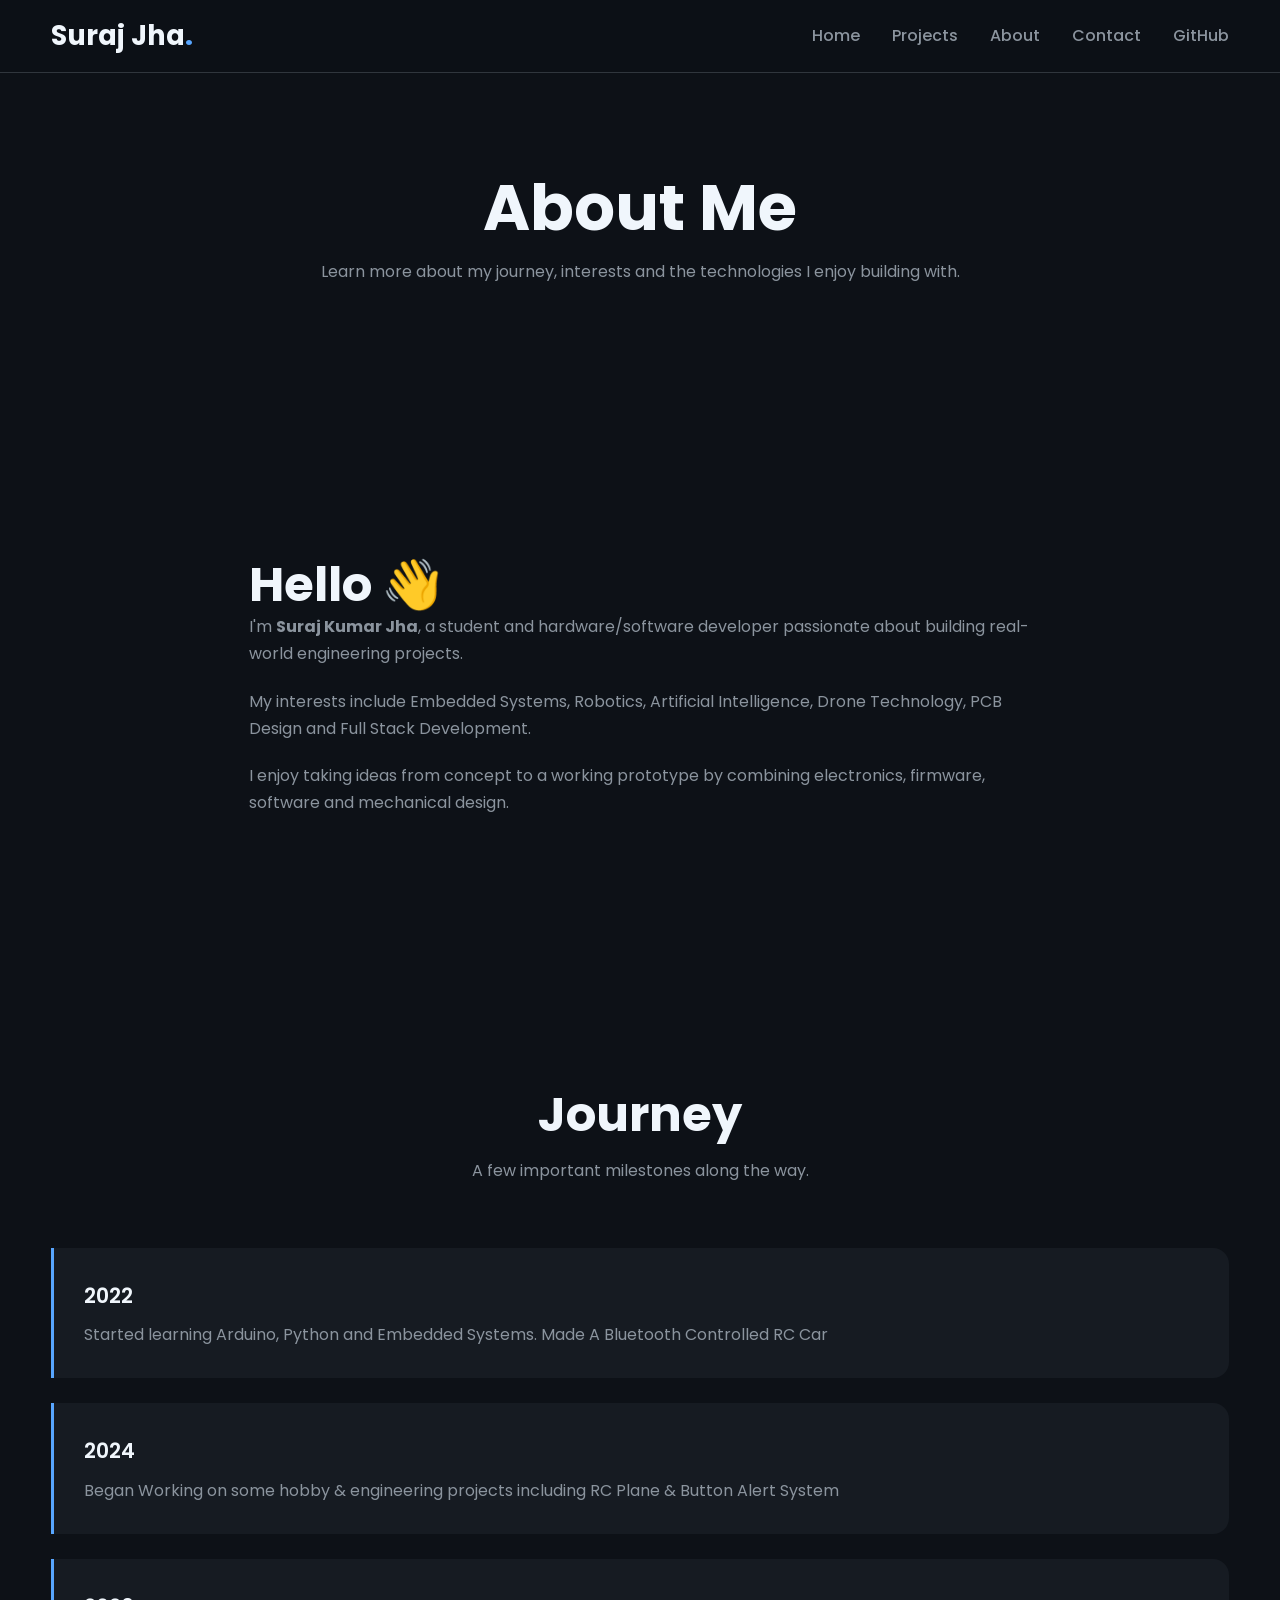
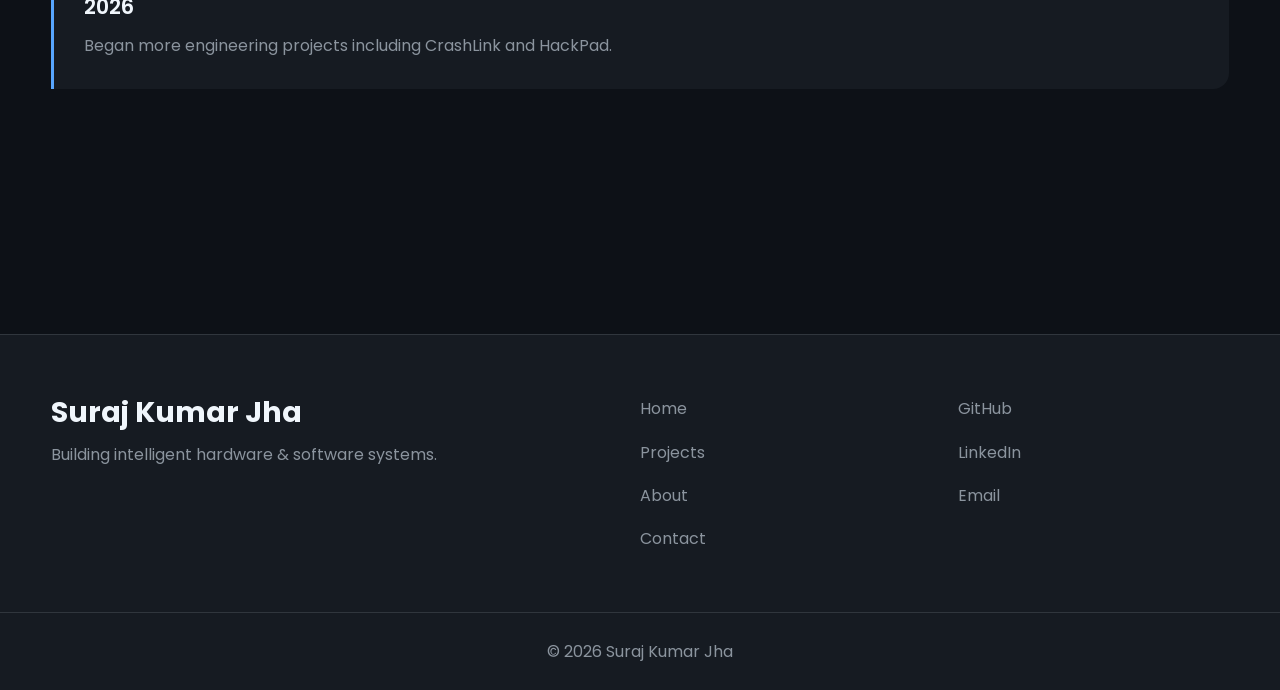
<file: about.html>
<!DOCTYPE html>
<html lang="en">

<head>

    <meta charset="UTF-8">

    <meta
        name="viewport"
        content="width=device-width, initial-scale=1.0">

    <title>About</title>

    <!-- CSS -->

    <link rel="stylesheet" href="css/base.css">
    <link rel="stylesheet" href="css/layout.css">
    <link rel="stylesheet" href="css/components.css">
    <link rel="stylesheet" href="css/pages.css">
    <link rel="stylesheet" href="css/responsive.css">
    <link rel="stylesheet" href="css/animations.css">

</head>

<body>

    <!-- Progress Bar -->

    <div id="progress-bar"></div>

    <!-- Navbar -->

    <div id="navbar"></div>

    <main>

        <section class="page-title">

            <div class="container">

                <h1>About Me</h1>

                <p>

                    Learn more about my journey, interests and the
                    technologies I enjoy building with.

                </p>

            </div>

        </section>

        <section class="about-section">

            <div class="container">

                <h2>Hello 👋</h2>

                <p>

                    I'm <strong>Suraj Kumar Jha</strong>, a student and
                    hardware/software developer passionate about building
                    real-world engineering projects.

                </p>

                <p>

                    My interests include Embedded Systems, Robotics,
                    Artificial Intelligence, Drone Technology,
                    PCB Design and Full Stack Development.

                </p>

                <p>

                    I enjoy taking ideas from concept to a working
                    prototype by combining electronics, firmware,
                    software and mechanical design.

                </p>

            </div>

        </section>

        <section class="timeline">

            <div class="container">

                <div class="section-header">

                    <h2>Journey</h2>

                    <p>

                        A few important milestones along the way.

                    </p>

                </div>

                <div class="timeline-item">

                    <h3>2022</h3>

                    <p>

                        Started learning Arduino, Python and Embedded
                        Systems. Made A <a href="">Bluetooth Controlled RC Car</a>

                    </p>

                </div>

                <div class="timeline-item">

                    <h3>2024</h3>

                    <p>

                        Began Working on some hobby & engineering projects including <a href="">RC Plane</a> 
                        & <a href="">Button Alert System</a> 

                    </p>

                </div>

                <div class="timeline-item">

                    <h3>2026</h3>

                    <p>

                        Began more engineering projects including
                        CrashLink and HackPad.

                    </p>

                </div>

            </div>

        </section>

    </main>

    <!-- Footer -->

    <div id="footer"></div>

    <!-- JavaScript -->

    <script src="js/utils.js"></script>

    <script src="js/components.js"></script>

    <script src="js/app.js"></script>

</body>

</html>
</file>
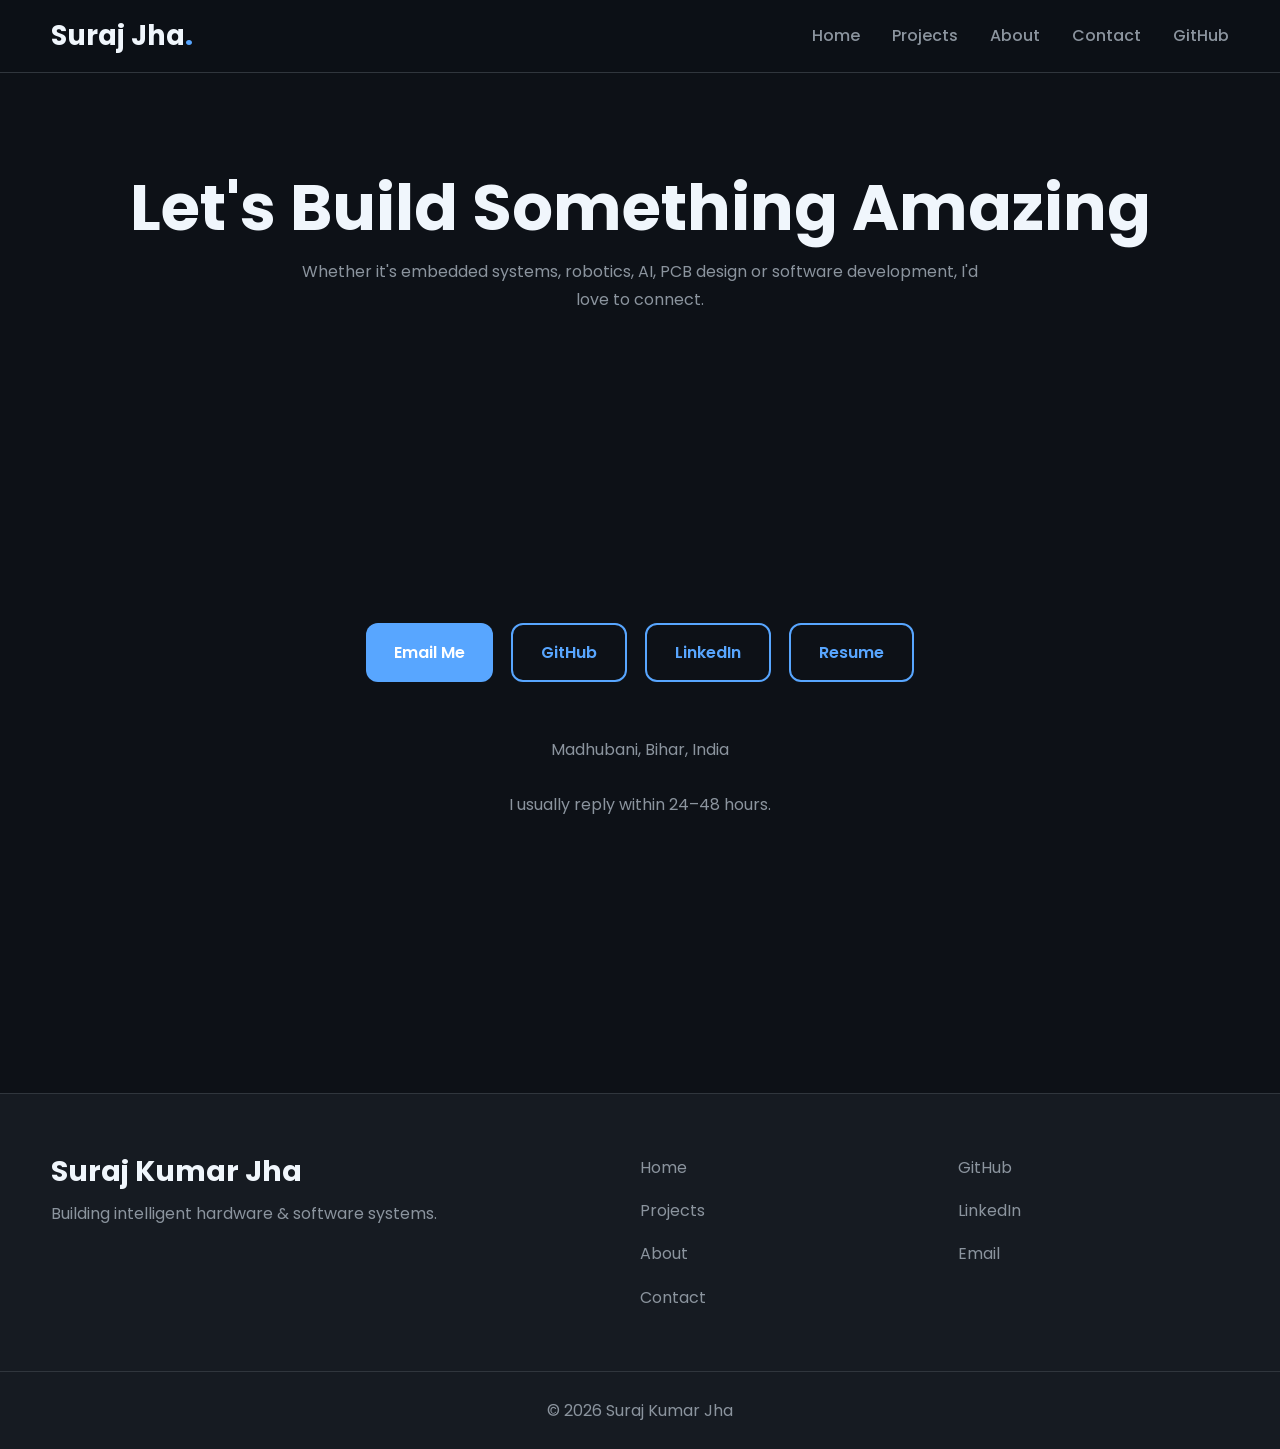
<file: contact.html>
<!DOCTYPE html>
<html lang="en">

<head>

    <meta charset="UTF-8">

    <meta
        name="viewport"
        content="width=device-width, initial-scale=1.0">

    <title>Contact</title>

    <!-- CSS -->

    <link rel="stylesheet" href="css/base.css">
    <link rel="stylesheet" href="css/layout.css">
    <link rel="stylesheet" href="css/components.css">
    <link rel="stylesheet" href="css/pages.css">
    <link rel="stylesheet" href="css/responsive.css">
    <link rel="stylesheet" href="css/animations.css">

</head>

<body>

    <!-- Progress Bar -->

    <div id="progress-bar"></div>

    <!-- Navbar -->

    <div id="navbar"></div>

    <main>

        <section class="page-title">

            <div class="container">

                <h1>Let's Build Something Amazing</h1>

                <p>

                    Whether it's embedded systems, robotics, AI,
                    PCB design or software development,
                    I'd love to connect.

                </p>

            </div>

        </section>

        <section class="contact-section">

            <div class="container">

                <div class="contact-links">

                    <a
                        href="mailto:jhasuraj1956@gmail.com"
                        class="btn">

                         Email Me

                    </a>

                    <a
                        href="https://github.com/surajjha0622"
                        target="_blank"
                        class="btn btn-outline">

                         GitHub

                    </a>

                    <a
                        href="https://in.linkedin.com/"
                        target="_blank"
                        class="btn btn-outline">

                         LinkedIn

                    </a>

                    <a
                        href="#"
                        target="_blank"
                        class="btn btn-outline">

                         Resume

                    </a>

                </div>

                <br><br>

                <p>

                    Madhubani, Bihar, India

                </p>

                <br>

                <p>

                    I usually reply within 24–48 hours.

                </p>

            </div>

        </section>

    </main>

    <!-- Footer -->

    <div id="footer"></div>

    <!-- Scripts -->

    <script src="js/utils.js"></script>

    <script src="js/components.js"></script>

    <script src="js/app.js"></script>

</body>

</html>
</file>
<file: css/base.css>
/* =======================================================
   Portfolio Engine
   base.css
   Reset, Variables & Global Styles
======================================================= */

/* ===========================
   GOOGLE FONT
=========================== */

@import url('https://fonts.googleapis.com/css2?family=Poppins:wght@300;400;500;600;700;800&display=swap');

/* ===========================
   CSS VARIABLES
=========================== */

:root{

    /* Colors */

    --bg:#0d1117;
    --surface:#161b22;
    --surface-hover:#1f2937;

    --primary:#58a6ff;
    --primary-hover:#79c0ff;

    --text:#f0f6fc;
    --muted:#8b949e;

    --border:#30363d;

    --success:#3fb950;
    --warning:#d29922;
    --info:#58a6ff;
    --danger:#f85149;

    /* Radius */

    --radius-sm:8px;
    --radius-md:14px;
    --radius-lg:20px;

    /* Shadow */

    --shadow-sm:0 4px 10px rgba(0,0,0,.20);
    --shadow-md:0 10px 30px rgba(0,0,0,.30);
    --shadow-lg:0 20px 50px rgba(0,0,0,.40);

    /* Layout */

    --container:1200px;

    --transition:250ms ease;

}

/* ===========================
   RESET
=========================== */

*{

    margin:0;
    padding:0;
    box-sizing:border-box;

}

html{

    scroll-behavior:smooth;

}

body{

    background:var(--bg);

    color:var(--text);

    font-family:"Poppins",sans-serif;

    line-height:1.7;

    overflow-x:hidden;

}

/* ===========================
   IMAGES
=========================== */

img{

    display:block;

    max-width:100%;

}

/* ===========================
   LINKS
=========================== */

a{

    text-decoration:none;

    color:inherit;

}

/* ===========================
   LISTS
=========================== */

ul{

    list-style:none;

}

/* ===========================
   BUTTONS
=========================== */

button{

    border:none;

    outline:none;

    background:none;

    cursor:pointer;

    font-family:inherit;

}

/* ===========================
   INPUTS
=========================== */

input,
textarea{

    font-family:inherit;

}

/* ===========================
   CONTAINER
=========================== */

.container{

    width:min(92%,var(--container));

    margin-inline:auto;

}

/* ===========================
   HEADINGS
=========================== */

h1{

    font-size:clamp(2.7rem,5vw,4.5rem);

    line-height:1.1;

    font-weight:700;

}

h2{

    font-size:clamp(2rem,4vw,3rem);

    line-height:1.2;

    font-weight:700;

}

h3{

    font-size:1.3rem;

    font-weight:600;

}

p{

    color:var(--muted);

}

/* ===========================
   SECTION
=========================== */

section{

    padding:100px 0;

}

/* ===========================
   SCROLLBAR
=========================== */

::-webkit-scrollbar{

    width:10px;

}

::-webkit-scrollbar-track{

    background:var(--bg);

}

::-webkit-scrollbar-thumb{

    background:var(--border);

    border-radius:100px;

}

::-webkit-scrollbar-thumb:hover{

    background:var(--primary);

}

/* ===========================
   TEXT SELECTION
=========================== */

::selection{

    background:var(--primary);

    color:white;

}

/* ===========================
   PROGRESS BAR
=========================== */

#progress-bar{

    position:fixed;

    top:0;

    left:0;

    width:0;

    height:4px;

    background:var(--primary);

    z-index:99999;

}

/* ===========================
   BACK TO TOP
=========================== */

#backToTop{

    position:fixed;

    right:30px;

    bottom:30px;

    width:52px;

    height:52px;

    border-radius:50%;

    background:var(--primary);

    color:white;

    font-size:22px;

    box-shadow:var(--shadow-md);

    opacity:0;

    visibility:hidden;

    transition:var(--transition);

    z-index:999;

}

#backToTop.show{

    opacity:1;

    visibility:visible;

}

#backToTop:hover{

    transform:translateY(-5px);

}
</file>
<file: css/layout.css>
/* =======================================================
   Portfolio Engine
   layout.css
   Layout, Navbar, Hero, Footer & Grid
======================================================= */

/* ===========================
   NAVBAR
=========================== */

header{

    position:sticky;
    top:0;
    z-index:1000;

    background:rgba(13,17,23,.80);

    backdrop-filter:blur(16px);

    border-bottom:1px solid var(--border);

}

.navbar{

    width:min(92%,var(--container));

    margin-inline:auto;

    height:72px;

    display:flex;

    align-items:center;

    justify-content:space-between;

}

.logo{

    font-size:1.7rem;

    font-weight:700;

    color:var(--text);

}

.logo span{

    color:var(--primary);

}

.nav-links{

    display:flex;

    align-items:center;

    gap:2rem;

}

.nav-links a{

    color:var(--muted);

    font-weight:500;

    transition:var(--transition);

}

.nav-links a:hover,

.nav-links a.active{

    color:var(--primary);

}

.menu-toggle{

    display:none;

    font-size:2rem;

    color:var(--text);

}

/* ===========================
   HERO
=========================== */

.hero-section{

    min-height:calc(100vh - 72px);

    display:flex;

    align-items:center;

}

.hero-content{

    width:min(92%,var(--container));

    margin-inline:auto;

    display:grid;

    grid-template-columns:1.2fr .8fr;

    gap:4rem;

    align-items:center;

}

.hero-label{

    display:inline-block;

    margin-bottom:1rem;

    color:var(--primary);

    font-weight:600;

}

.hero-text h2{

    margin-top:1rem;

    font-size:1.5rem;

    color:var(--primary);

}

.hero-text p{

    margin-top:1.5rem;

    max-width:650px;

}

.hero-buttons{

    margin-top:2.5rem;

    display:flex;

    gap:1rem;

    flex-wrap:wrap;

}

.hero-image{

    display:flex;

    justify-content:center;

}

.hero-image img{

    width:350px;

    aspect-ratio:1;

    object-fit:cover;

    border-radius:50%;

    border:5px solid var(--border);

    box-shadow:var(--shadow-lg);

}

/* ===========================
   SECTION HEADER
=========================== */

.section-header{

    text-align:center;

    margin-bottom:4rem;

}

.section-header h2{

    margin-bottom:.8rem;

}

.section-header p{

    max-width:700px;

    margin-inline:auto;

}

/* ===========================
   GRID
=========================== */

.stats-grid,

.projects-grid{

    display:grid;

    gap:2rem;

}

.stats-grid{

    grid-template-columns:repeat(auto-fit,minmax(220px,1fr));

}

.projects-grid{

    grid-template-columns:repeat(auto-fit,minmax(340px,1fr));

}

/* ===========================
   FOOTER
=========================== */

.footer{

    margin-top:120px;

    border-top:1px solid var(--border);

    background:var(--surface);

}

.footer-container{

    width:min(92%,var(--container));

    margin-inline:auto;

    padding:60px 0;

    display:grid;

    grid-template-columns:2fr 1fr 1fr;

    gap:3rem;

}

.footer-brand h2{

    font-size:1.8rem;

    margin-bottom:.7rem;

}

.footer-links,

.footer-social{

    display:flex;

    flex-direction:column;

    gap:1rem;

}

.footer-links a,

.footer-social a{

    color:var(--muted);

    transition:var(--transition);

}

.footer-links a:hover,

.footer-social a:hover{

    color:var(--primary);

}

.footer-bottom{

    border-top:1px solid var(--border);

    text-align:center;

    padding:25px;

}

/* ===========================
   MAIN
=========================== */

main{

    min-height:100vh;

}
</file>
<file: css/components.css>
/* =======================================================
   Portfolio Engine
   components.css
   Buttons, Cards, Badges, Skills, Progress
======================================================= */

/* ===========================
   BUTTONS
=========================== */

.btn{

    display:inline-flex;

    align-items:center;

    justify-content:center;

    gap:.5rem;

    padding:14px 28px;

    border-radius:12px;

    background:var(--primary);

    color:#fff;

    font-weight:600;

    transition:var(--transition);

    cursor:pointer;

}

.btn:hover{

    background:var(--primary-hover);

    transform:translateY(-3px);

    box-shadow:var(--shadow-md);

}

.btn-outline{

    background:transparent;

    color:var(--primary);

    border:2px solid var(--primary);

}

.btn-outline:hover{

    background:var(--primary);

    color:#fff;

}

/* ===========================
   STATS CARD
=========================== */

.stat-card{

    background:var(--surface);

    border:1px solid var(--border);

    border-radius:18px;

    padding:35px;

    text-align:center;

    transition:var(--transition);

}

.stat-card:hover{

    transform:translateY(-8px);

    border-color:var(--primary);

    box-shadow:var(--shadow-lg);

}

.stat-card h2{

    font-size:3rem;

    color:var(--primary);

    margin-bottom:.5rem;

}

.stat-card p{

    color:var(--muted);

}

/* ===========================
   PROJECT CARD
=========================== */

.project-card{

    display:flex;

    flex-direction:column;

    overflow:hidden;

    border-radius:20px;

    background:var(--surface);

    border:1px solid var(--border);

    transition:var(--transition);

}

.project-card:hover{

    transform:translateY(-10px);

    border-color:var(--primary);

    box-shadow:var(--shadow-lg);

}

.project-image{

    height:220px;

    overflow:hidden;

}

.project-image img{

    width:100%;

    height:100%;

    object-fit:cover;

    transition:.5s;

}

.project-card:hover .project-image img{

    transform:scale(1.08);

}

.project-content{

    padding:24px;

    display:flex;

    flex-direction:column;

    flex:1;

}

.project-top{

    display:flex;

    justify-content:space-between;

    align-items:center;

    gap:1rem;

    margin-bottom:1rem;

}

.project-description{

    margin-bottom:1.5rem;

}

/* ===========================
   TECH STACK
=========================== */

.tech-stack{

    display:flex;

    flex-wrap:wrap;

    gap:10px;

    margin-bottom:1.5rem;

}

.tech-stack span{

    padding:6px 14px;

    border-radius:100px;

    background:#21262d;

    border:1px solid var(--border);

    color:var(--primary);

    font-size:.9rem;

    transition:var(--transition);

}

.tech-stack span:hover{

    background:var(--primary);

    color:white;

}

/* ===========================
   STATUS BADGES
=========================== */

.status{

    display:inline-flex;

    align-items:center;

    justify-content:center;

    padding:6px 14px;

    border-radius:100px;

    font-size:.85rem;

    font-weight:600;

}

.badge-green{

    background:rgba(63,185,80,.15);

    color:var(--success);

}

.badge-yellow{

    background:rgba(210,153,34,.15);

    color:var(--warning);

}

.badge-blue{

    background:rgba(88,166,255,.15);

    color:var(--info);

}

/* ===========================
   PROGRESS BAR
=========================== */

.progress{

    width:100%;

    height:8px;

    border-radius:100px;

    background:#21262d;

    overflow:hidden;

    margin-top:auto;

}

.progress-fill{

    height:100%;

    background:linear-gradient(
        90deg,
        var(--primary),
        var(--primary-hover)
    );

}

.progress-text{

    margin-top:10px;

    font-size:.9rem;

}

/* ===========================
   PROJECT BUTTONS
=========================== */

.project-buttons{

    display:flex;

    gap:12px;

    margin-top:25px;

    flex-wrap:wrap;

}

/* ===========================
   SKILL CHIP
=========================== */

.skill{

    display:inline-flex;

    align-items:center;

    justify-content:center;

    padding:12px 22px;

    border-radius:100px;

    background:var(--surface);

    border:1px solid var(--border);

    color:var(--text);

    transition:var(--transition);

}

.skill:hover{

    transform:translateY(-4px);

    border-color:var(--primary);

    color:var(--primary);

}

/* ===========================
   GLASS EFFECT
=========================== */

.glass{

    background:rgba(255,255,255,.03);

    backdrop-filter:blur(18px);

    border:1px solid rgba(255,255,255,.08);

}

/* ===========================
   DIVIDER
=========================== */

.divider{

    width:100%;

    height:1px;

    background:var(--border);

    margin:70px 0;

}
</file>
<file: css/pages.css>
/* =======================================================
   Portfolio Engine
   pages.css
   Page-specific styling
======================================================= */

/* ===========================
   HERO
=========================== */

.hero-text h1{

    margin-bottom:1rem;

    letter-spacing:-1px;

}

.hero-text h2{

    margin-bottom:1.5rem;

    max-width:700px;

}

.hero-text p{

    font-size:1.05rem;

    max-width:650px;

}

.hero-label{

    text-transform:uppercase;

    letter-spacing:1px;

    font-size:.9rem;

}

/* ===========================
   HERO IMAGE
=========================== */

.hero-image{

    position:relative;

}

.hero-image img{

    width:360px;

    height:360px;

    object-fit:cover;

    border-radius:50%;

    background:var(--surface);

}

/* ===========================
   STATS
=========================== */

.stats-section{

    padding-top:20px;

}

/* ===========================
   FEATURED PROJECTS
=========================== */

.projects-section{

    padding-top:40px;

}

.projects-section .section-header{

    margin-bottom:60px;

}

/* ===========================
   PROJECT DETAILS
=========================== */

.project-description{

    min-height:80px;

}

.project-buttons{

    margin-top:auto;

    padding-top:20px;

}

/* ===========================
   SKILLS
=========================== */

.skills-section{

    padding-top:60px;

}

.skills-grid{

    display:flex;

    flex-wrap:wrap;

    justify-content:center;

    gap:16px;

}

/* ===========================
   ABOUT PAGE
=========================== */

.about-section{

    max-width:850px;

    margin:auto;

}

.about-section p{

    margin-bottom:20px;

}

/* ===========================
   TIMELINE
=========================== */

.timeline{

    margin-top:50px;

}

.timeline-item{

    padding:30px;

    border-left:3px solid var(--primary);

    margin-bottom:25px;

    background:var(--surface);

    border-radius:0 16px 16px 0;

}

.timeline-item h3{

    margin-bottom:8px;

}

/* ===========================
   CONTACT
=========================== */

.contact-section{

    text-align:center;

}

.contact-links{

    display:flex;

    justify-content:center;

    flex-wrap:wrap;

    gap:18px;

    margin-top:40px;

}

/* ===========================
   EMPTY STATES
=========================== */

.empty-state{

    text-align:center;

    padding:80px 20px;

    color:var(--muted);

}

/* ===========================
   SECTION SPACING
=========================== */

#stats{

    margin-top:-30px;

}

#featured-projects{

    margin-top:30px;

}

#skills{

    margin-top:30px;

}

/* ===========================
   PAGE TITLE
=========================== */

.page-title{

    text-align:center;

    margin-bottom:70px;

}

.page-title h1{

    margin-bottom:15px;

}

.page-title p{

    max-width:700px;

    margin:auto;

}

/* ===========================
   HOVER EFFECT
=========================== */

.project-card{

    cursor:pointer;

}
</file>
<file: css/responsive.css>
/* =======================================================
   Portfolio Engine
   responsive.css
======================================================= */

/* ===========================
   LARGE TABLETS
=========================== */

@media (max-width: 1100px){

    .hero-content{

        grid-template-columns:1fr;

        text-align:center;

    }

    .hero-text{

        display:flex;

        flex-direction:column;

        align-items:center;

    }

    .hero-image{

        order:-1;

    }

    .hero-image img{

        width:300px;

        height:300px;

    }

}

/* ===========================
   TABLETS
=========================== */

@media (max-width:768px){

    section{

        padding:70px 0;

    }

    .navbar{

        height:auto;

        padding:18px 0;

        flex-wrap:wrap;

    }

    .menu-toggle{

        display:block;

    }

    .nav-links{

        display:none;

        width:100%;

        margin-top:20px;

        flex-direction:column;

        gap:18px;

    }

    .nav-links.open{

        display:flex;

    }

    .hero-buttons{

        justify-content:center;

    }

    .hero-image img{

        width:250px;

        height:250px;

    }

    .projects-grid{

        grid-template-columns:1fr;

    }

    .stats-grid{

        grid-template-columns:repeat(2,1fr);

    }

    .footer-container{

        grid-template-columns:1fr;

        text-align:center;

    }

    .footer-links,

    .footer-social{

        align-items:center;

    }

}

/* ===========================
   MOBILE
=========================== */

@media (max-width:600px){

    h1{

        font-size:2.5rem;

    }

    h2{

        font-size:1.8rem;

    }

    .hero-image img{

        width:200px;

        height:200px;

    }

    .hero-buttons{

        flex-direction:column;

        width:100%;

    }

    .hero-buttons .btn{

        width:100%;

    }

    .stats-grid{

        grid-template-columns:1fr;

    }

    .project-top{

        flex-direction:column;

        align-items:flex-start;

    }

    .project-buttons{

        flex-direction:column;

    }

    .project-buttons .btn{

        width:100%;

    }

    .contact-links{

        flex-direction:column;

    }

    #backToTop{

        right:20px;

        bottom:20px;

    }

}

/* ===========================
   SMALL PHONES
=========================== */

@media (max-width:400px){

    .container{

        width:95%;

    }

    .hero-image img{

        width:170px;

        height:170px;

    }

    .stat-card{

        padding:25px;

    }

    .project-content{

        padding:18px;

    }

}
</file>
<file: css/animations.css>
/* =======================================================
   Portfolio Engine
   animations.css
======================================================= */

/* ===========================
   GLOBAL TRANSITIONS
=========================== */

*{

    transition:
        background-color .25s ease,
        color .25s ease,
        border-color .25s ease,
        transform .25s ease,
        box-shadow .25s ease;

}

/* ===========================
   FADE UP
=========================== */

@keyframes fadeUp{

    from{

        opacity:0;

        transform:translateY(40px);

    }

    to{

        opacity:1;

        transform:translateY(0);

    }

}

/* ===========================
   FADE IN
=========================== */

@keyframes fadeIn{

    from{

        opacity:0;

    }

    to{

        opacity:1;

    }

}

/* ===========================
   FLOAT
=========================== */

@keyframes floating{

    0%{

        transform:translateY(0);

    }

    50%{

        transform:translateY(-12px);

    }

    100%{

        transform:translateY(0);

    }

}

/* ===========================
   HERO
=========================== */

.hero-section{

    animation:fadeUp .8s ease;

}

.hero-image img{

    animation:floating 5s ease-in-out infinite;

}

/* ===========================
   BUTTONS
=========================== */

.btn{

    transition:.25s;

}

.btn:hover{

    transform:translateY(-4px);

}

.btn-outline:hover{

    transform:translateY(-4px);

}

/* ===========================
   PROJECT CARDS
=========================== */

.project-card{

    animation:fadeUp .6s ease;

}

.project-card:hover{

    transform:
        translateY(-8px);

}

/* ===========================
   STAT CARDS
=========================== */

.stat-card{

    animation:fadeUp .7s ease;

}

.stat-card:hover{

    transform:translateY(-8px);

}

/* ===========================
   TECH STACK
=========================== */

.tech-stack span{

    transition:.2s;

}

.tech-stack span:hover{

    transform:translateY(-3px);

}

/* ===========================
   NAVBAR LINKS
=========================== */

.nav-links a{

    position:relative;

}

.nav-links a::after{

    content:"";

    position:absolute;

    left:0;

    bottom:-6px;

    width:0;

    height:2px;

    background:var(--primary);

    transition:.3s;

}

.nav-links a:hover::after,

.nav-links a.active::after{

    width:100%;

}

/* ===========================
   SCROLLBAR
=========================== */

::-webkit-scrollbar-thumb{

    transition:.25s;

}

/* ===========================
   BACK TO TOP
=========================== */

#backToTop{

    transition:.3s;

}

#backToTop:hover{

    transform:
        translateY(-5px)
        scale(1.08);

}

/* ===========================
   FADE CLASS
=========================== */

.fade-in{

    animation:fadeIn .7s ease;

}

.fade-up{

    animation:fadeUp .7s ease;

}
</file>
